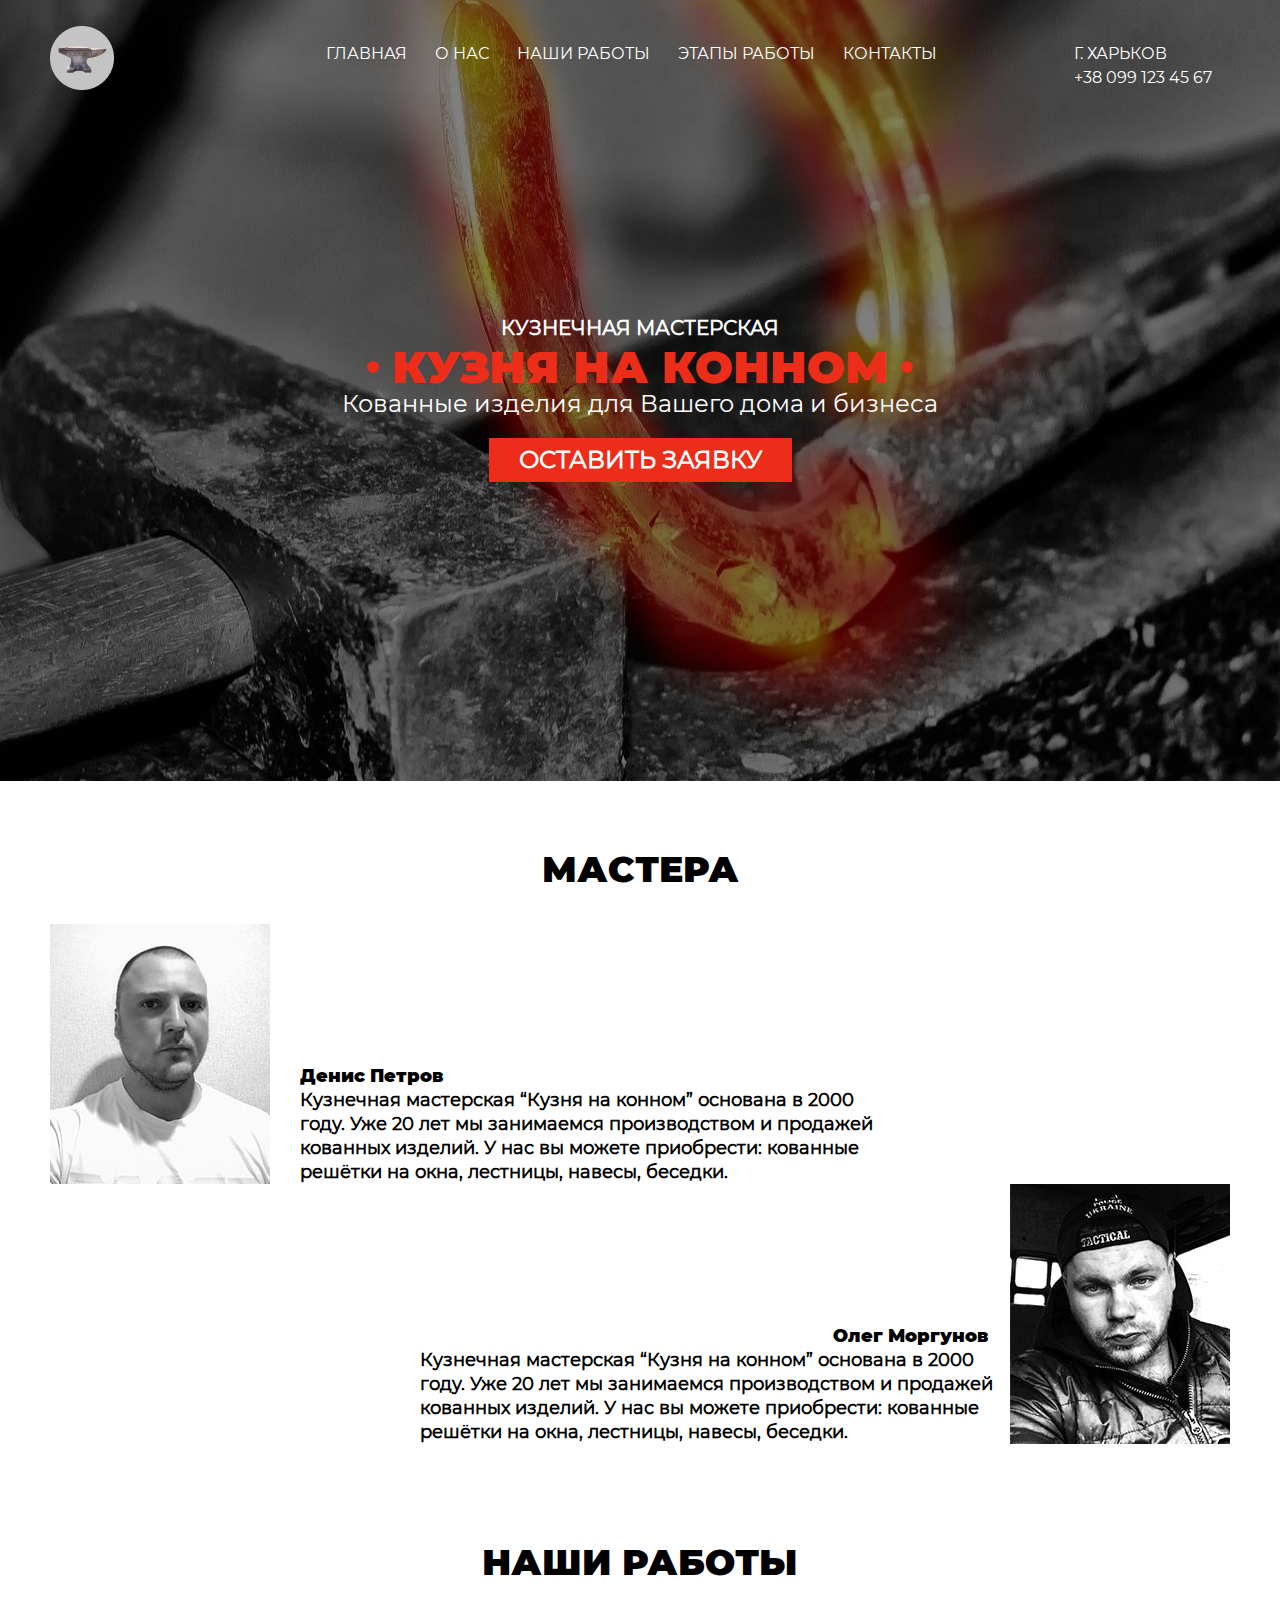
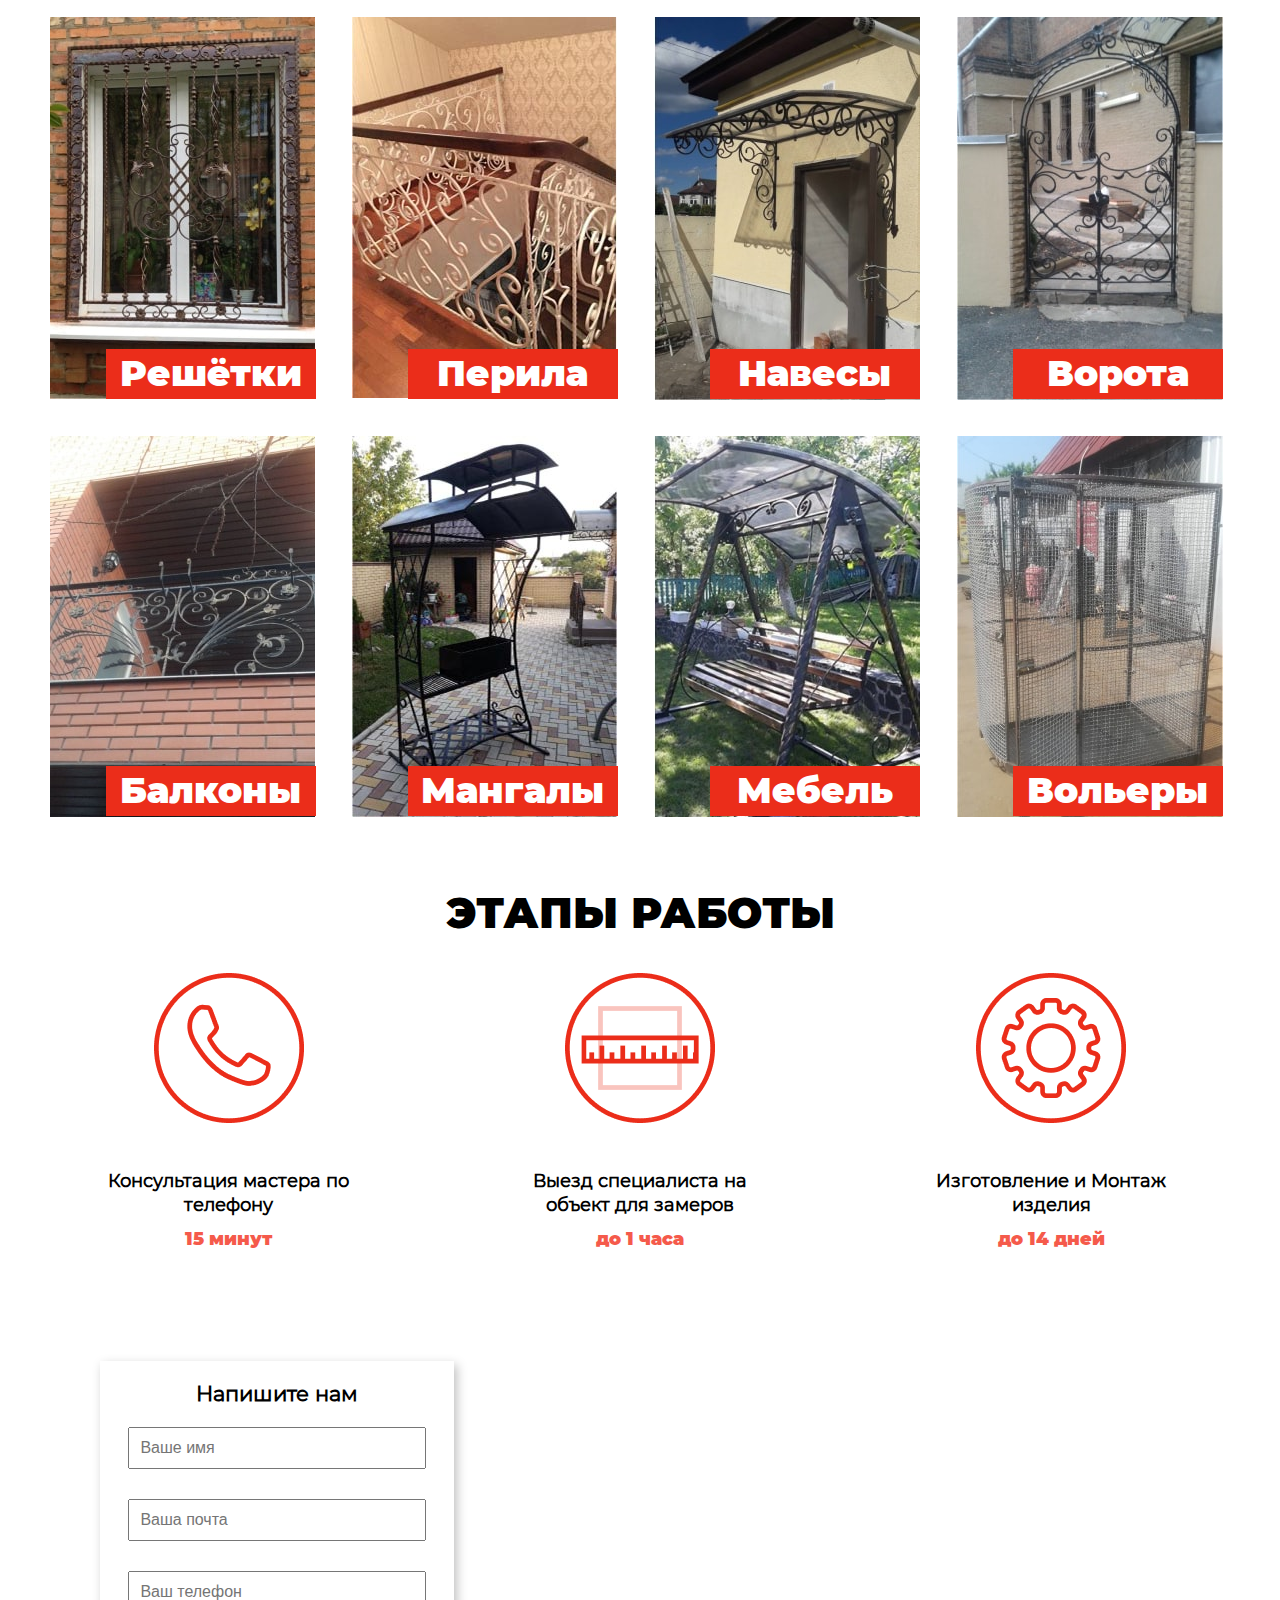
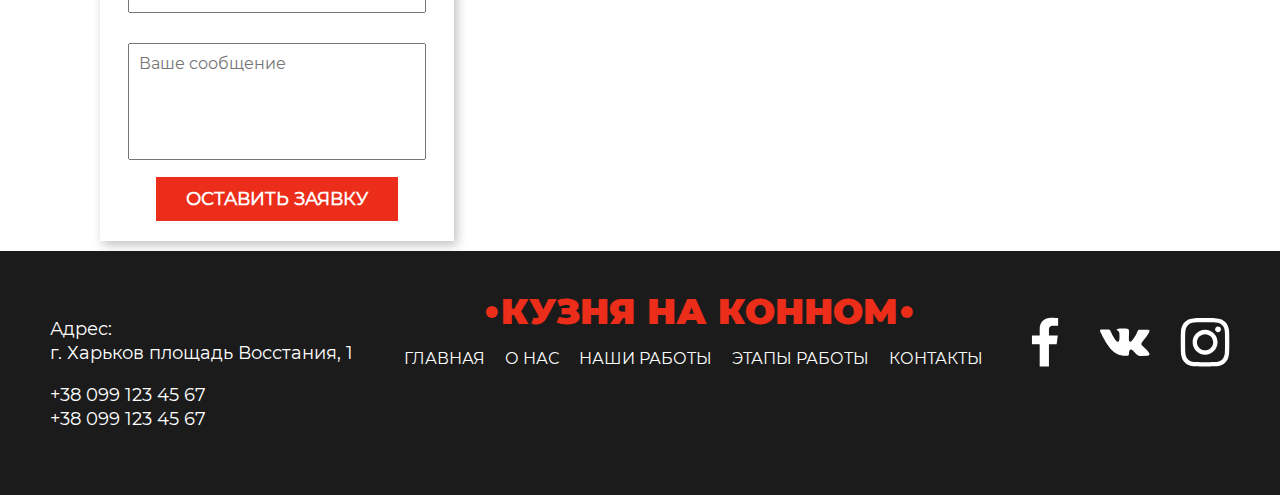
<file: index.html>
<!DOCTYPE html>
<html lang="ru">

<head>
  <meta charset="UTF-8" />
  <meta name="viewport" content="width=device-width, initial-scale=1.0" />
  <meta name="keywords" content="решетки на окна, кованые оконные решетки, кованные изделия Харьков" />
  <meta name="description"
    content="Производство решеток на окна, навесов, лестниц, перил, ворот в Харькове. Металлоконструкции и ковка." />
  <title>
    Кузня на конной - изготовление кованых изделий на заказ. Харьков, Украина
  </title>
  <link rel="stylesheet" href="css/style.css" />
</head>

<body>
  <header class="main-header">
    <nav class="main-navigation container">
      <a class="main-navigation--logo" href="index.html">
        <img src="img/main-logo.png" alt="Кузня на Конной" width="64" height="64" />
      </a>
      <button class="toggle-menu">Меню</button>

      <ul class="site-navigation__list">
        <li class="navigation__list-item">
          <a href="index.html">Главная</a>
        </li>
        <li class="navigation__list-item">
          <a href="about.html">О нас</a>
        </li>
        <li class="navigation__list-item">
          <a href="#">Наши работы</a>
        </li>
        <li class="navigation__list-item">
          <a href="#workStage">Этапы работы</a>
        </li>
        <li class="navigation__list-item">
          <a href="contacts.html">Контакты</a>
        </li>
      </ul>
      <ul class="site-address__list">
        <li class="address__list--item">
          <span>г. Харьков</span>
        </li>

        <li class="site-address__list--item">
          <a href="tel:+380991234567">+38 099 123 45 67</a>
        </li>
      </ul>
    </nav>
    <nav class="toggle-container">
      <ul class="togle-menu__list">
        <li class="togle-menu-item">
          <a href="index.html">Главная</a>
        </li>
        <li class="togle-menu-item">
          <a href="about.html">О нас</a>
        </li>
        <li class="togle-menu-item">
          <a href="#">Наши работы</a>
        </li>
        <li class="togle-menu-item">
          <a href="#workStage">Этапы работы</a>
        </li>
        <li class="togle-menu-item">
          <a href="contacts.html">Контакты</a>
        </li>
      </ul>
      <button class="toggle-close"></button>
    </nav>
    <section class="header-description">
      <h1>
        Кузнечная мастерская
      </h1>
      <span>Кузня на конном</span>
      <h2>Кованные изделия для Вашего дома и бизнеса</h2>
      <button class="button button-request">Оставить заявку</button>
    </section>
  </header>
  <!-- end header content -->

  <main class="main-content container">
    <section class="main-content__about">
      <div class="page-description">
        <span>Мастера</span>
      </div>
      <h3 class="visually-hidden">Мастера Кузни на Конной</h3>
      <div class="about-first">
        <img src="img/denis-photo.jpg" alt="Десниc Петров" width="220" height="260" />
        <p class="about-first__description">
          <span>Денис Петров</span> <br />
          Кузнечная мастерская “Кузня на конном” основана в 2000 году. Уже 20
          лет мы занимаемся производством и продажей кованных изделий. У нас
          вы можете приобрести: кованные решётки на окна, лестницы, навесы,
          беседки.
        </p>
      </div>
      <div class="about-second">
        <img src="img/oleg-photo.jpg" alt="Олег Моргунов" width="220" height="260" />

        <p class="about-second__description">
          <span>Олег Моргунов</span> <br />
          Кузнечная мастерская “Кузня на конном” основана в 2000 году. Уже 20
          лет мы занимаемся производством и продажей кованных изделий. У нас
          вы можете приобрести: кованные решётки на окна, лестницы, навесы,
          беседки.
        </p>
      </div>
    </section>

    <section class="catalog">
      <h3 class="visually-hidden">Каталог кованых изделий</h3>
      <div class="page-description">
        <span>Наши работы</span>
      </div>
      <ul class="catalog-list">
        <li class="catalog-list__item">
          <img src="img/window-grid.jpg" alt="Решётки" />
          <div class="description-box">
            <h3 class="catalog-list__item--description">Решётки</h3>
          </div>
          <div class="catalog-list__item--hover">
            <a class="catalog-button" href="windows_grid.html">Подробнее</a>
          </div>
        </li>
        <li class="catalog-list__item">
          <img src="img/railing.jpg" alt="Перила" />
          <div class="description-box">
            <h3 class="catalog-list__item--description">Перила</h3>
          </div>
          <div class="catalog-list__item--hover">
            <a class="catalog-button" href="grid.html">Подробнее</a>
          </div>
        </li>
        <li class="catalog-list__item">
          <img src="img/canopy.jpg" alt="Навесы" />
          <div class="description-box">
            <h3 class="catalog-list__item--description">Навесы</h3>
          </div>
          <div class="catalog-list__item--hover">
            <a class="catalog-button" href="grid.html">Подробнее</a>
          </div>
        </li>
        <li class="catalog-list__item">
          <img src="img/gate.jpg" alt="Ворота" />
          <div class="description-box">
            <h3 class="catalog-list__item--description">Ворота</h3>
          </div>
          <div class="catalog-list__item--hover">
            <a class="catalog-button" href="grid.html">Подробнее</a>
          </div>
        </li>
        <li class="catalog-list__item">
          <img src="img/balcony.jpg" alt="Балконы" />
          <div class="description-box">
            <h3 class="catalog-list__item--description">Балконы</h3>
          </div>
          <div class="catalog-list__item--hover">
            <a class="catalog-button" href="grid.html">Подробнее</a>
          </div>
        </li>
        <li class="catalog-list__item">
          <img src="img/barbecue.jpg" alt="Мангалы" />
          <div class="description-box">
            <h3 class="catalog-list__item--description">Мангалы</h3>
          </div>
          <div class="catalog-list__item--hover">
            <a class="catalog-button" href="grid.html">Подробнее</a>
          </div>
        </li>
        <li class="catalog-list__item">
          <img src="img/furniture.jpg" alt="Мебель" />
          <div class="description-box">
            <h3 class="catalog-list__item--description">Мебель</h3>
          </div>
          <div class="catalog-list__item--hover">
            <a class="catalog-button" href="grid.html">Подробнее</a>
          </div>
        </li>
        <li class="catalog-list__item">
          <img src="img/aviary.jpg" alt="Вольеры" />
          <div class="description-box">
            <h3 class="catalog-list__item--description">Вольеры</h3>
          </div>
          <div class="catalog-list__item--hover">
            <a class="catalog-button" href="grid.html">Подробнее</a>
          </div>
        </li>
      </ul>
    </section>
    <section id="workStage" class="work-stages container">
      <div class="page-description">
        <h3>Этапы работы</h3>
      </div>
      <ul class="work-stages__list">
        <li class="stages__list--item">
          <div class="list-item--box">
            <img src="img/phone-icon.png" alt="Консультация мастера" width="150" height="150" />
          </div>
          <p>Консультация мастера по телефону</p>
          <span>15 минут</span>
        </li>
        <li class="stages__list--item">
          <div class="list-item--box">
            <img src="img/ruler-icon.png" alt="Выезд специалиста на объект для замеров" />
          </div>
          <p>Выезд специалиста на объект для замеров</p>
          <span>до 1 часа</span>
        </li>
        <li class="stages__list--item">
          <div class="list-item--box">
            <img src="img/gear-icon.png" alt="Изготовление и Монтаж" />
          </div>
          <p>Изготовление и Монтаж изделия</p>
          <span>до 14 дней</span>
        </li>
      </ul>
    </section>
    <section class="contact-map">
      <iframe
        src="https://www.google.com/maps/embed?pb=!1m18!1m12!1m3!1d2565.151166461082!2d36.26161711571476!3d49.98977527941443!2m3!1f0!2f0!3f0!3m2!1i1024!2i768!4f13.1!3m3!1m2!1s0x4127a096dd0c7133%3A0x16044c91060e1024!2z0L_Qu9C-0YnQsNC00Ywg0JfQsNGJ0LjRgtC90LjQutC-0LIg0KPQutGA0LDQuNC90YssIDEsINCl0LDRgNGM0LrQvtCyLCDQpdCw0YDRjNC60L7QstGB0LrQsNGPINC-0LHQu9Cw0YHRgtGMLCA2MTAwMA!5e0!3m2!1sru!2sua!4v1594791420822!5m2!1sru!2sua"
        width="100%" height="500" frameborder="0" style="border: 0;" allowfullscreen="" aria-hidden="false"
        tabindex="0"></iframe>
      <div class="contact-form">
        <h3>Напишите нам</h3>
        <form class="main-form-map" action="send.php" method="POST">
          <label class="visually-hidden" for="name-map">Ваше имя</label>
          <input type="text" name="name" id="name-map" placeholder="Ваше имя" />

          <label class="visually-hidden" for="email-map">Ваша почта</label>
          <input type="email" name="email" id="email-map" placeholder="Ваша почта" />

          <label class="visually-hidden" for="phone">Ваш номер телефона</label>
          <input type="text" name="phone" id="phone-map" placeholder="Ваш телефон" />

          <label class="visually-hidden" for="name">Напишите сообщение</label>
          <textarea class="callback-message" name="message" id="message" cols="3" rows="5"
            placeholder="Ваше сообщение"></textarea>

          <button class="button button-submit" type="submit" name="button">
            оставить заявку
          </button>
        </form>
      </div>
    </section>
  </main>
  <!-- end main content -->

  <footer class="main-footer">
    <div class="container">
      <div class="footer-contact">
        <p>
          Адрес: <br />
          г. Харьков площадь Восстания, 1
        </p>
        <a href="tel:+380991234567">+38 099 123 45 67</a> <br />
        <a href="tel:+380991234567">+38 099 123 45 67</a>
      </div>
      <nav class="footer-navigation">
        <span>Кузня на конном</span>
        <ul class="footer-navigation__list">
          <li class="footer-navigation__list-item">
            <a href="index.html">Главная</a>
          </li>
          <li class="footer-navigation__list-item">
            <a href="about.html">О нас</a>
          </li>
          <li class="footer-navigation__list-item">
            <a href="#">Наши работы</a>
          </li>
          <li class="footer-navigation__list-item">
            <a href="#">Этапы работы</a>
          </li>
          <li class="footer-navigation__list-item">
            <a href="#">Контакты</a>
          </li>
        </ul>
      </nav>
      <div class="footer-social">
        <ul class="footer-social__list">

          <li class="social-list__item">
            <a class="social-list__item--link" href="#">
              <span class="visually-hidden">Facebook</span>
              <img src="img/fb-icon.svg" alt="facebook" width="50" height="50" />
            </a>
          </li>
          <li class="social-list__item">
            <a class="social-list__item--link" href="#">
              <span class="visually-hidden">Вконтакте</span>
              <img src="img/vk-icon.svg" alt="вконтакте" width="50" height="50" />
            </a>
          </li>
          <li class="social-list__item">
            <a class="social-list__item--link" href="#">
              <span class="visually-hidden">Instagram</span>
              <img src="img/insta-icon.svg" alt="instagram" width="50" height="50" />
            </a>
          </li>
        </ul>
      </div>
      <!-- <div class="author">
          <span>created</span>
          <a href="#">Simwebdev</a>
        </div> -->
    </div>
  </footer>
  <!-- end footer content -->
  <section class="popup">
    <h2>Оставить заявку</h2>
    <form class="main-form" action="send.php" method="POST">
      <label class="visually-hidden" for="name">Ваше имя</label>
      <input type="text" name="name" id="name" placeholder="Ваше имя" />

      <label class="visually-hidden" for="email">Ваша почта</label>
      <input type="email" name="email" id="email" placeholder="Ваша почта" />

      <label class="visually-hidden" for="phone">Ваш номер телефона</label>
      <input type="text" name="phone" id="phone" placeholder="Ваш телефон" />

      <label class="visually-hidden" for="name">Напишите сообщение</label>
      <textarea class="callback-message" name="message" id="message" cols="3" rows="5"
        placeholder="Ваше сообщение"></textarea>

      <button class="button button-submit" type="submit" name="button">
        Отправить
      </button>
      <button class="modal-close" type="button">Закрыть</button>
    </form>
  </section>
  <div class="black-wrapper"></div>
  <script src="js/script.js"></script>
</body>

</html>
</file>
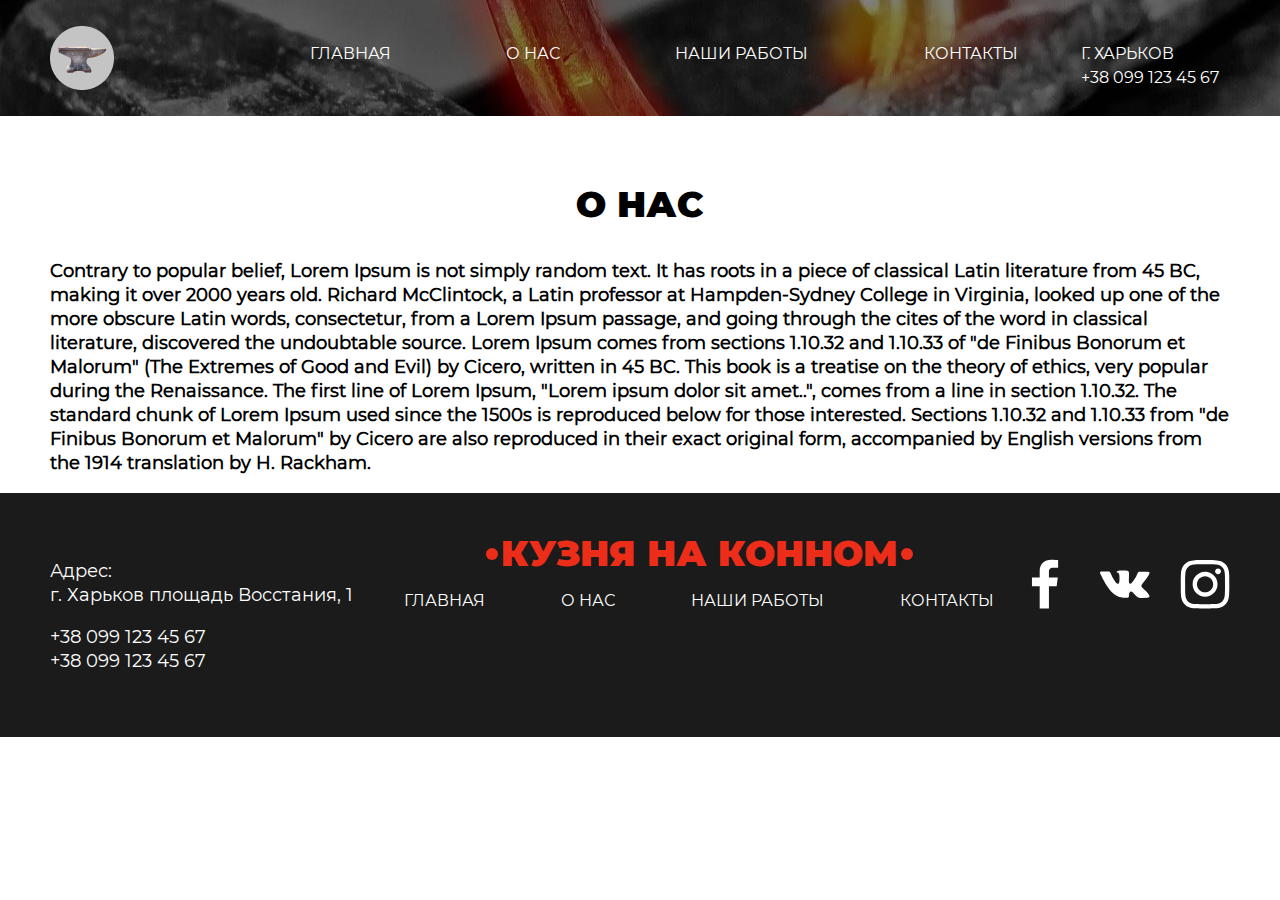
<file: about.html>
<!DOCTYPE html>
<html lang="ru">
  <head>
    <meta charset="UTF-8" />
    <meta name="viewport" content="width=device-width, initial-scale=1.0" />
    <meta
      name="keywords"
      content="решетки на окна, кованые оконные решетки, кованные изделия Харьков"
    />
    <meta
      name="description"
      content="Производство решеток на окна, навесов, лестниц, перил, ворот в Харькове. Металлоконструкции и ковка."
    />
    <title>
      Кузня на конной - изготовление кованых изделий на заказ. Харьков, Украина
    </title>
    <link rel="stylesheet" href="css/style.css" />
  </head>

  <body>
    <header class="main-header">
      <nav class="main-navigation container inner-page">
        <a class="main-navigation--logo" href="index.html">
          <img
            src="img/main-logo.png"
            alt="Кузня на Конной"
            width="64"
            height="64"
          />
        </a>
        <button class="toggle-menu">Меню</button>

        <ul class="site-navigation__list inner-page">
          <li class="navigation__list-item">
            <a href="index.html">Главная</a>
          </li>
          <li class="navigation__list-item">
            <a href="about.html">О нас</a>
          </li>
          <li class="navigation__list-item">
            <a href="#">Наши работы</a>
          </li>

          <li class="navigation__list-item">
            <a href="contacts.html">Контакты</a>
          </li>
        </ul>
        <ul class="site-address__list">
          <li class="address__list--item">
            <span>г. Харьков</span>
          </li>

          <li class="site-address__list--item">
            <a href="tel:+380991234567">+38 099 123 45 67</a>
          </li>
        </ul>
      </nav>
      <nav class="toggle-container">
        <ul class="togle-menu__list">
          <li class="togle-menu-item">
            <a href="index.html">Главная</a>
          </li>
          <li class="togle-menu-item">
            <a href="about.html">О нас</a>
          </li>
          <li class="togle-menu-item">
            <a href="#">Наши работы</a>
          </li>
          <li class="togle-menu-item">
            <a href="contacts.html">Контакты</a>
          </li>
        </ul>
        <button class="toggle-close"></button>
      </nav>
    </header>
    <!-- end header content -->

    <main class="about-page-content">
      <section class="about-description container">
        <h1 class="page-description">О нас</h1>
        <p class="about-information">
          Contrary to popular belief, Lorem Ipsum is not simply random text. It
          has roots in a piece of classical Latin literature from 45 BC, making
          it over 2000 years old. Richard McClintock, a Latin professor at
          Hampden-Sydney College in Virginia, looked up one of the more obscure
          Latin words, consectetur, from a Lorem Ipsum passage, and going
          through the cites of the word in classical literature, discovered the
          undoubtable source. Lorem Ipsum comes from sections 1.10.32 and
          1.10.33 of "de Finibus Bonorum et Malorum" (The Extremes of Good and
          Evil) by Cicero, written in 45 BC. This book is a treatise on the
          theory of ethics, very popular during the Renaissance. The first line
          of Lorem Ipsum, "Lorem ipsum dolor sit amet..", comes from a line in
          section 1.10.32. The standard chunk of Lorem Ipsum used since the
          1500s is reproduced below for those interested. Sections 1.10.32 and
          1.10.33 from "de Finibus Bonorum et Malorum" by Cicero are also
          reproduced in their exact original form, accompanied by English
          versions from the 1914 translation by H. Rackham.
        </p>
      </section>
    </main>
    <footer class="main-footer">
      <div class="container">
        <div class="footer-contact">
          <p>
            Адрес: <br />
            г. Харьков площадь Восстания, 1
          </p>
          <a href="tel:+380991234567">+38 099 123 45 67</a> <br />
          <a href="tel:+380991234567">+38 099 123 45 67</a>
        </div>
        <nav class="footer-navigation">
          <span>Кузня на конном</span>
          <ul class="footer-navigation__list inner-page">
            <li class="footer-navigation__list-item">
              <a href="index.html">Главная</a>
            </li>
            <li class="footer-navigation__list-item">
              <a href="about.html">О нас</a>
            </li>
            <li class="footer-navigation__list-item">
              <a href="#">Наши работы</a>
            </li>
            <li class="footer-navigation__list-item">
              <a href="contacts.html">Контакты</a>
            </li>
          </ul>
        </nav>
        <div class="footer-social">
          <ul class="footer-social__list">
            <li class="social-list__item">
              <a class="social-list__item--link" href="#">
                <span class="visually-hidden">Facebook</span>
                <img
                  src="img/fb-icon.svg"
                  alt="facebook"
                  width="50"
                  height="50"
                />
              </a>
            </li>
            <li class="social-list__item">
              <a class="social-list__item--link" href="#">
                <span class="visually-hidden">Вконтакте</span>
                <img
                  src="img/vk-icon.svg"
                  alt="вконтакте"
                  width="50"
                  height="50"
                />
              </a>
            </li>
            <li class="social-list__item">
              <a class="social-list__item--link" href="#">
                <span class="visually-hidden">Instagram</span>
                <img
                  src="img/insta-icon.svg"
                  alt="instagram"
                  width="50"
                  height="50"
                />
              </a>
            </li>
          </ul>
        </div>
        <!-- <div class="author">
          <span>created</span>
          <a href="#">Simwebdev</a>
        </div> -->
      </div>
    </footer>
    <!-- end footer content -->
    <section class="popup">
      <h2>Оставить заявку</h2>
      <form class="main-form" action="send.php" method="POST">
        <label class="visually-hidden" for="name">Ваше имя</label>
        <input type="text" name="name" id="name" placeholder="Ваше имя" />

        <label class="visually-hidden" for="email">Ваша почта</label>
        <input type="email" name="email" id="email" placeholder="Ваша почта" />

        <label class="visually-hidden" for="phone">Ваш номер телефона</label>
        <input type="text" name="phone" id="phone" placeholder="Ваш телефон" />

        <button class="button button-submit" type="submit" name="button">
          Отправить
        </button>
        <button class="modal-close" type="button">Закрыть</button>
      </form>
    </section>
    <div class="black-wrapper"></div>
    <script src="js/script.js"></script>
  </body>
</html>
</file>
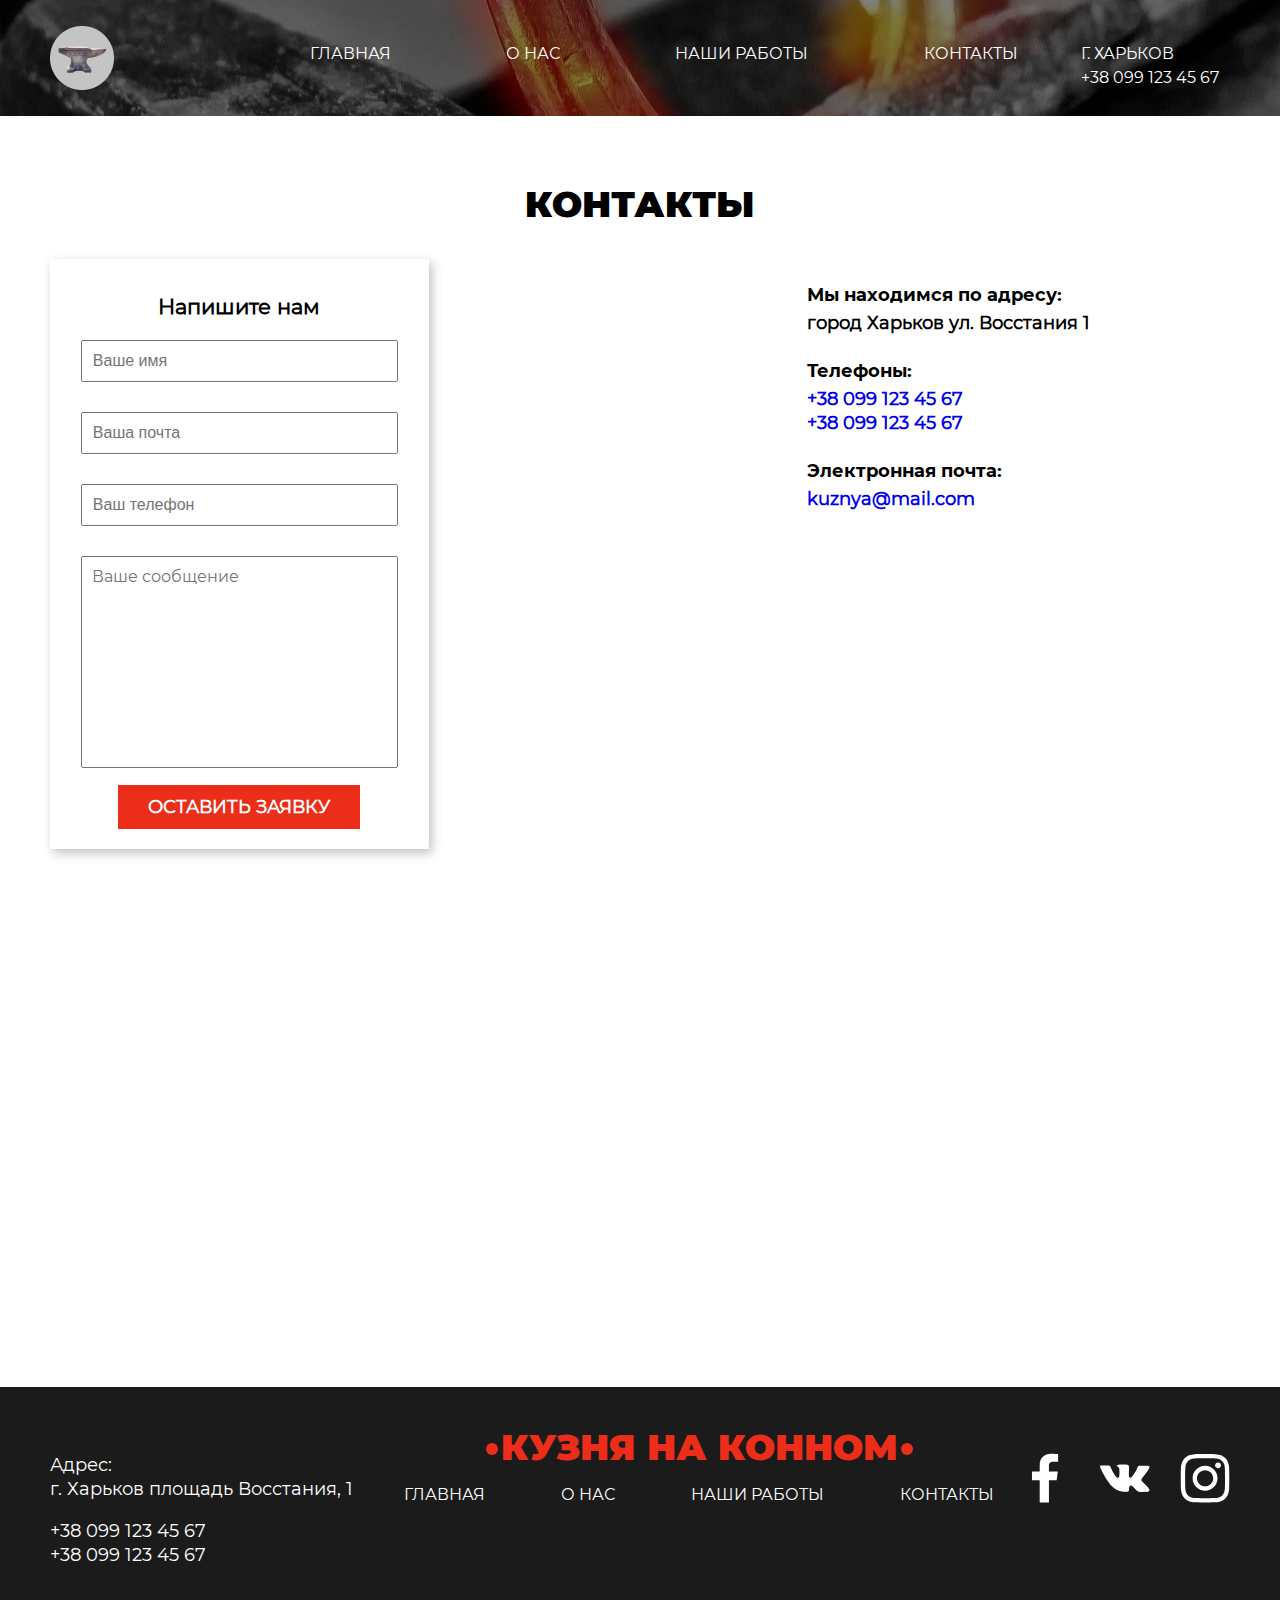
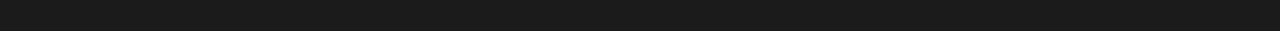
<file: contacts.html>
<!DOCTYPE html>
<html lang="ru">

<head>
    <meta charset="UTF-8" />
    <meta name="viewport" content="width=device-width, initial-scale=1.0" />
    <meta name="keywords" content="решетки на окна, кованые оконные решетки, кованные изделия Харьков" />
    <meta name="description"
        content="Производство решеток на окна, навесов, лестниц, перил, ворот в Харькове. Металлоконструкции и ковка." />
    <title>
        Кузня на конной - изготовление кованых изделий на заказ. Харьков, Украина
    </title>
    <link rel="stylesheet" href="css/style.css" />
</head>

<body>
    <header class="main-header">
        <nav class="main-navigation container inner-page">
            <a class="main-navigation--logo" href="index.html">
                <img src="img/main-logo.png" alt="Кузня на Конной" width="64" height="64" />
            </a>
            <button class="toggle-menu">Меню</button>

            <ul class="site-navigation__list inner-page">
                <li class="navigation__list-item">
                    <a href="index.html">Главная</a>
                </li>
                <li class="navigation__list-item">
                    <a href="about.html">О нас</a>
                </li>
                <li class="navigation__list-item">
                    <a href="#">Наши работы</a>
                </li>

                <li class="navigation__list-item">
                    <a href="#">Контакты</a>
                </li>
            </ul>
            <ul class="site-address__list">
                <li class="address__list--item">
                    <span>г. Харьков</span>
                </li>

                <li class="site-address__list--item">
                    <a href="tel:+380991234567">+38 099 123 45 67</a>
                </li>
            </ul>
        </nav>
        <nav class="toggle-container">
            <ul class="togle-menu__list">
                <li class="togle-menu-item">
                    <a href="index.html">Главная</a>
                </li>
                <li class="togle-menu-item">
                    <a href="about.html">О нас</a>
                </li>
                <li class="togle-menu-item">
                    <a href="#">Наши работы</a>
                </li>
                <li class="togle-menu-item">
                    <a href="contacts.html">Контакты</a>
                </li>
            </ul>
            <button class="toggle-close"></button>
        </nav>
    </header>
    <!-- end header content -->
    <main class="contact">
        <h1 class="page-description">Контакты</h1>
        <div class="contact-container container">
            <section class="contact-form-info ">

                <div class="contact-form  inner-page">
                    <h3>Напишите нам</h3>
                    <form class="main-form-map" action="send.php" method="POST">
                        <label class="visually-hidden" for="name-map">Ваше имя</label>
                        <input type="text" name="name" id="name-map" placeholder="Ваше имя" />

                        <label class="visually-hidden" for="email-map">Ваша почта</label>
                        <input type="email" name="email" id="email-map" placeholder="Ваша почта" />

                        <label class="visually-hidden" for="phone">Ваш номер телефона</label>
                        <input type="text" name="phone" id="phone-map" placeholder="Ваш телефон" />

                        <label class="visually-hidden" for="name">Напишите сообщение</label>
                        <textarea class="callback-message" name="message" id="message" cols="10" rows="10"
                            placeholder="Ваше сообщение"></textarea>

                        <button class="button button-submit" type="submit" name="button">
                            оставить заявку
                        </button>
                    </form>
                </div>

            </section>
            <section class="contact-information">
                <div class="contact-address">
                    <h4>Мы находимся по адресу:</h4>
                    <p>город Харьков ул. Восстания 1</p>
                </div>
                <div class="contact-phone">
                    <h4>Телефоны:</h4>
                    <p>
                        <a href="tel:+380991234567">+38 099 123 45 67</a> <br />
                        <a href="tel:+380991234567">+38 099 123 45 67</a>
                    </p>
                </div>
                <div class="contact-email">
                    <h4>Электронная почта:</h4>
                    <p><a href="mailto:kuznya@mail.com">kuznya@mail.com</a></p>
                </div>
            </section>
        </div>
        <section class="contact-map container">
            <iframe
                src="https://www.google.com/maps/embed?pb=!1m18!1m12!1m3!1d2565.151166461082!2d36.26161711571476!3d49.98977527941443!2m3!1f0!2f0!3f0!3m2!1i1024!2i768!4f13.1!3m3!1m2!1s0x4127a096dd0c7133%3A0x16044c91060e1024!2z0L_Qu9C-0YnQsNC00Ywg0JfQsNGJ0LjRgtC90LjQutC-0LIg0KPQutGA0LDQuNC90YssIDEsINCl0LDRgNGM0LrQvtCyLCDQpdCw0YDRjNC60L7QstGB0LrQsNGPINC-0LHQu9Cw0YHRgtGMLCA2MTAwMA!5e0!3m2!1sru!2sua!4v1594791420822!5m2!1sru!2sua"
                width="100%" height="500" frameborder="0" style="border: 0;" allowfullscreen="" aria-hidden="false"
                tabindex="0"></iframe>
        </section>
    </main>
    <!-- end main content -->

    <footer class="main-footer">
        <div class="container">
            <div class="footer-contact">
                <p>
                    Адрес: <br />
                    г. Харьков площадь Восстания, 1
                </p>
                <a href="tel:+380991234567">+38 099 123 45 67</a> <br />
                <a href="tel:+380991234567">+38 099 123 45 67</a>
            </div>
            <nav class="footer-navigation">
                <span>Кузня на конном</span>
                <ul class="footer-navigation__list  inner-page">
                    <li class="footer-navigation__list-item">
                        <a href="index.html">Главная</a>
                    </li>
                    <li class="footer-navigation__list-item">
                        <a href="about.html">О нас</a>
                    </li>
                    <li class="footer-navigation__list-item">
                        <a href="#">Наши работы</a>
                    </li>
                    <li class="footer-navigation__list-item">
                        <a href="contacts.html">Контакты</a>
                    </li>
                </ul>
            </nav>
            <div class="footer-social">
                <ul class="footer-social__list">

                    <li class="social-list__item">
                        <a class="social-list__item--link" href="#">
                            <span class="visually-hidden">Facebook</span>
                            <img src="img/fb-icon.svg" alt="facebook" width="50" height="50" />
                        </a>
                    </li>
                    <li class="social-list__item">
                        <a class="social-list__item--link" href="#">
                            <span class="visually-hidden">Вконтакте</span>
                            <img src="img/vk-icon.svg" alt="вконтакте" width="50" height="50" />
                        </a>
                    </li>
                    <li class="social-list__item">
                        <a class="social-list__item--link" href="#">
                            <span class="visually-hidden">Instagram</span>
                            <img src="img/insta-icon.svg" alt="instagram" width="50" height="50" />
                        </a>
                    </li>
                </ul>
            </div>
            <!-- <div class="author">
          <span>created</span>
          <a href="#">Simwebdev</a>
        </div> -->
        </div>
    </footer>
    <!-- end footer content -->
    <section class="popup">
        <h2>Оставить заявку</h2>
        <form class="main-form" action="send.php" method="POST">
            <label class="visually-hidden" for="name">Ваше имя</label>
            <input type="text" name="name" id="name" placeholder="Ваше имя" />

            <label class="visually-hidden" for="email">Ваша почта</label>
            <input type="email" name="email" id="email" placeholder="Ваша почта" />

            <label class="visually-hidden" for="phone">Ваш номер телефона</label>
            <input type="text" name="phone" id="phone" placeholder="Ваш телефон" />

            <button class="button button-submit" type="submit" name="button">
                Отправить
            </button>
            <button class="modal-close" type="button">Закрыть</button>
        </form>
    </section>
    <div class="black-wrapper"></div>
    <script src="js/script.js"></script>
</body>
</file>
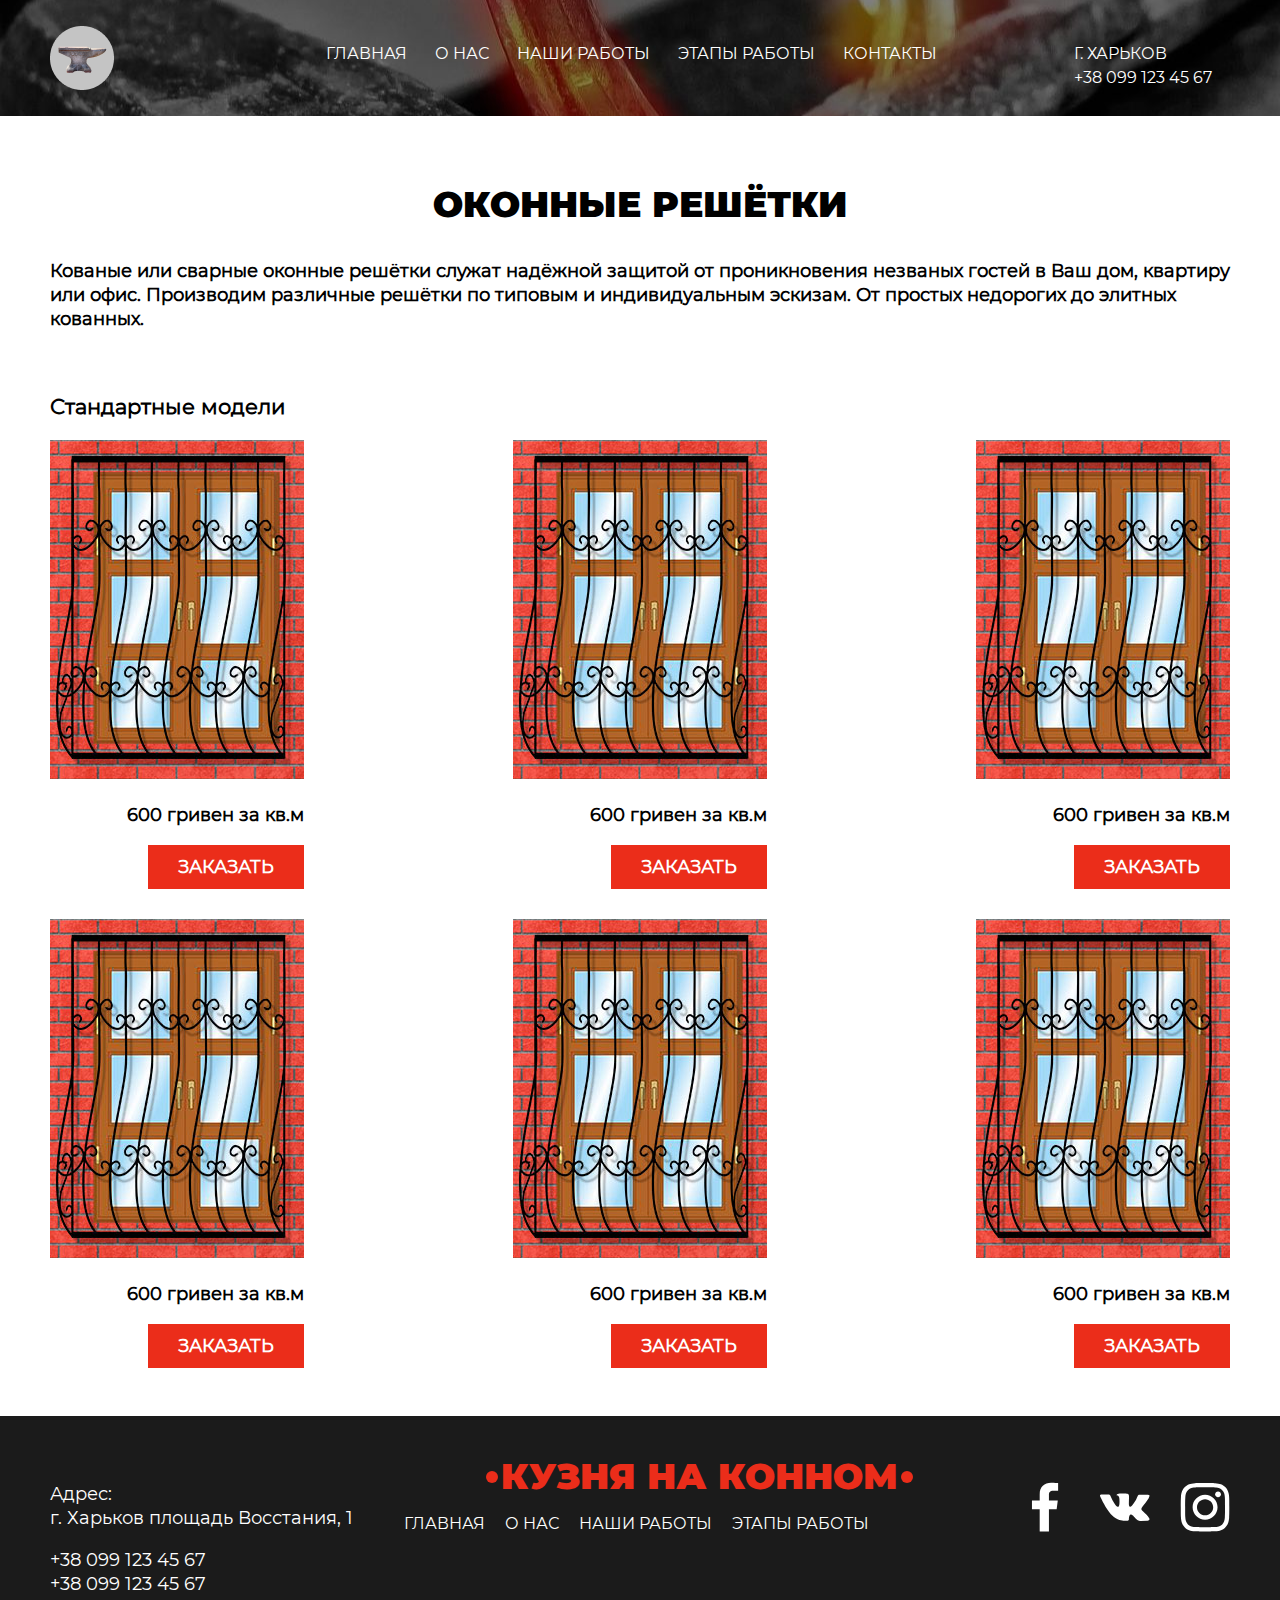
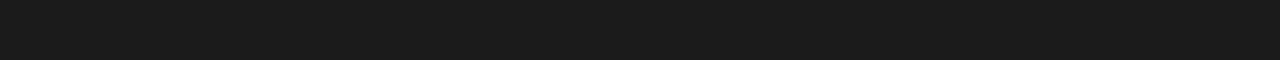
<file: windows_grid.html>
<!DOCTYPE html>
<html lang="ru">

<head>
    <meta charset="UTF-8" />
    <meta name="viewport" content="width=device-width, initial-scale=1.0" />
    <meta name="keywords" content="решетки на окна, кованые оконные решетки, кованные изделия Харьков" />
    <meta name="description"
        content="Производство решеток на окна, навесов, лестниц, перил, ворот в Харькове. Металлоконструкции и ковка." />
    <title>
        Кузня на конной - изготовление кованых изделий на заказ. Харьков, Украина
    </title>
    <link rel="stylesheet" href="css/style.css" />
</head>

<body>
    <header class="main-header">
        <nav class="main-navigation container inner-page">
            <a class="main-navigation--logo" href="index.html">
                <img src="img/main-logo.png" alt="Кузня на Конной" width="64" height="64" />
            </a>
            <button class="toggle-menu">Меню</button>

            <ul class="site-navigation__list">
                <li class="navigation__list-item">
                    <a href="index.html">Главная</a>
                </li>
                <li class="navigation__list-item">
                    <a href="about.html">О нас</a>
                </li>
                <li class="navigation__list-item">
                    <a href="#">Наши работы</a>
                </li>
                <li class="navigation__list-item">
                    <a href="#">Этапы работы</a>
                </li>
                <li class="navigation__list-item">
                    <a href="#">Контакты</a>
                </li>
            </ul>
            <ul class="site-address__list">
                <li class="address__list--item">
                    <span>г. Харьков</span>
                </li>

                <li class="site-address__list--item">
                    <a href="tel:+380991234567">+38 099 123 45 67</a>
                </li>
            </ul>
        </nav>
        <nav class="toggle-container">
            <ul class="togle-menu__list">
                <li class="togle-menu-item">
                    <a href="index.html">Главная</a>
                </li>
                <li class="togle-menu-item">
                    <a href="about.html">О нас</a>
                </li>
                <li class="togle-menu-item">
                    <a href="#">Наши работы</a>
                </li>
                <li class="togle-menu-item">
                    <a href="#">Этапы работы</a>
                </li>
                <li class="togle-menu-item">
                    <a href="#">Контакты</a>
                </li>
            </ul>
            <button class="toggle-close"></button>
        </nav>

    </header>
    <!-- end header content -->


    <main class="catalog-page__grid">
        <section class="catalog-page-description container">
            <h1 class="page-description">Оконные решётки</h1>
            <p class="catalog-information">Кованые или сварные оконные решётки служат надёжной защитой от проникновения
                незваных гостей в Ваш дом, квартиру или офис.
                Производим различные решётки по типовым и индивидуальным эскизам. От простых недорогих до элитных
                кованных.
            </p>
        </section>
        <section class="catalog container">
            <h3>Стандартные модели</h3>

            <ul class="catalog-list inner-page">
                <li class="catalog-list__item inner-page">
                    <img src="img/grid_one.jpg" alt="Решётки" />
                    <p class="catelog-price">600 гривен за кв.м
                    </p>
                    <button class="catalog-request button">Заказать</button>
                </li>

                <li class="catalog-list__item inner-page">
                    <img src="img/grid_one.jpg" alt="Решётки" />
                    <p class="catelog-price">600 гривен за кв.м
                    </p>
                    <button class="catalog-request button">Заказать</button>
                </li>

                <li class="catalog-list__item inner-page">
                    <img src="img/grid_one.jpg" alt="Решётки" />
                    <p class="catelog-price">600 гривен за кв.м
                    </p>
                    <button class="catalog-request button">Заказать</button>
                </li>
                <li class="catalog-list__item inner-page">
                    <img src="img/grid_one.jpg" alt="Решётки" />
                    <p class="catelog-price">600 гривен за кв.м
                    </p>
                    <button class="catalog-request button">Заказать</button>
                </li>

                <li class="catalog-list__item inner-page">
                    <img src="img/grid_one.jpg" alt="Решётки" />
                    <p class="catelog-price">600 гривен за кв.м
                    </p>
                    <button class="catalog-request button">Заказать</button>
                </li>

                <li class="catalog-list__item inner-page">
                    <img src="img/grid_one.jpg" alt="Решётки" />
                    <p class="catelog-price">600 гривен за кв.м
                    </p>
                    <button class="catalog-request button">Заказать</button>
                </li>

            </ul>
        </section>
    </main>


    <footer class="main-footer">
        <div class="container">
            <div class="footer-contact">
                <p>
                    Адрес: <br />
                    г. Харьков площадь Восстания, 1
                </p>
                <a href="tel:+380991234567">+38 099 123 45 67</a> <br />
                <a href="tel:+380991234567">+38 099 123 45 67</a>
            </div>
            <nav class="footer-navigation">
                <span>Кузня на конном</span>
                <ul class="footer-navigation__list">
                    <li class="footer-navigation__list-item">
                        <a href="index.html">Главная</a>
                    </li>
                    <li class="footer-navigation__list-item">
                        <a href="about.html">О нас</a>
                    </li>
                    <li class="footer-navigation__list-item">
                        <a href="#">Наши работы</a>
                    </li>
                    <li class="footer-navigation__list-item">
                        <a href="#">Этапы работы</a>
                    </li>
                </ul>
            </nav>
            <div class="footer-social">
                <ul class="footer-social__list">

                    <li class="social-list__item">
                        <a class="social-list__item--link" href="#">
                            <span class="visually-hidden">Facebook</span>
                            <img src="img/fb-icon.svg" alt="facebook" width="50" height="50" />
                        </a>
                    </li>
                    <li class="social-list__item">
                        <a class="social-list__item--link" href="#">
                            <span class="visually-hidden">Вконтакте</span>
                            <img src="img/vk-icon.svg" alt="вконтакте" width="50" height="50" />
                        </a>
                    </li>
                    <li class="social-list__item">
                        <a class="social-list__item--link" href="#">
                            <span class="visually-hidden">Instagram</span>
                            <img src="img/insta-icon.svg" alt="instagram" width="50" height="50" />
                        </a>
                    </li>
                </ul>
            </div>
            <!-- <div class="author">
          <span>created</span>
          <a href="#">Simwebdev</a>
        </div> -->
        </div>
    </footer>
    <!-- end footer content -->
    <section class="popup">
        <h2>Оставить заявку</h2>
        <form class="main-form" action="send.php" method="POST">
            <label class="visually-hidden" for="name">Ваше имя</label>
            <input type="text" name="name" id="name" placeholder="Ваше имя" />

            <label class="visually-hidden" for="email">Ваша почта</label>
            <input type="email" name="email" id="email" placeholder="Ваша почта" />

            <label class="visually-hidden" for="phone">Ваш номер телефона</label>
            <input type="text" name="phone" id="phone" placeholder="Ваш телефон" />

            <button class="button button-submit" type="submit" name="button">
                Отправить
            </button>
            <button class="modal-close" type="button">Закрыть</button>
        </form>
    </section>
    <div class="black-wrapper"></div>
    <script src="js/script.js"></script>
</body>

</html>
</file>
<file: css/style.css>
@font-face {
  font-family: "Montserrat-Regular";
  src: url("/font/Montserrat-Regular.woff") format("woff");
  font-weight: normal;
  font-weight: normal;
  font-weight: normal;
  font-style: normal;
}

@font-face {
  font-family: "Montserrat-Bold";
  src: url("/font/Montserrat-Bold.woff") format("woff");
  font-weight: normal;
  font-style: normal;
}

@font-face {
  font-family: "Montserrat-Black";
  src: url("/font/Montserrat-Black.woff") format("woff");
  font-weight: normal;
  font-style: normal;
}

/* main style */
body {
  font-family: "Montserrat-Regular", Arial, sans-serif;
  font-size: 18px;
  line-height: 24px;
  font-weight: 700;
  color: #000000;
  margin: 0;
}

ul {
  list-style: none;
}

a {
  text-decoration: none;
}

textarea {
  resize: none;
}

.button {
  display: inline-block;
  padding: 10px 30px;
  margin-right: 16px;
  font: inherit;
  text-align: center;
  color: #ffffff;
  vertical-align: middle;
  text-transform: uppercase;
  background-color: #eb2d1a;
  border: none;
  cursor: pointer;
  margin: 0;
}

.button:hover,
.button:focus,
.button:active {
  background-color: #f55a4b;
}

.visually-hidden:not(:focus):not(:active),
input[type="checkbox"].visually-hidden,
input[type="radio"].visually-hidden {
  position: absolute;
  width: 1px;
  height: 1px;
  margin: -1px;
  border: 0;
  padding: 0;
  white-space: nowrap;
  clip-path: inset(100%);
  clip: rect(0 0 0 0);
  overflow: hidden;
}

.container {
  max-width: 1180px;
  margin: 0 auto;
}

.page-description {
  font-family: "Montserrat-Black";
  font-size: 36px;
  line-height: 36px;
  text-transform: uppercase;
  text-align: center;
  margin-bottom: 37px;
}

/* header style */
.main-header {
  background-image: url("/img/background-header.jpg");
  background-repeat: no-repeat;
  background-position: center;
  color: #ffffff;
  margin-bottom: 70px;
  width: 100%;
}

.main-header a {
  color: #ffffff;
}

.main-navigation {
  font-family: "Montserrat-Regular";
  font-weight: 700;
  display: flex;
  margin-bottom: 200px;
  padding-top: 2%;
}

.main-navigation--logo {
  width: 20%;
  margin-bottom: 20px;
}

.site-navigation__list {
  display: flex;
  font-size: 16px;
  text-transform: uppercase;
  font-weight: 200;
  width: 60%;
}

.navigation__list-item {
  margin-right: 28px;
}

.navigation__list-item:last-child {
  margin-right: 0;
}

.toggle-menu {
  font-family: "Montserrat-Black";
  display: none;
}

.site-address__list {
  font-size: 16px;
  text-transform: uppercase;
  font-weight: 200;
}

.header-description {
  text-align: center;
}

.header-description h1 {
  font-family: "Montserrat-Regular";
  font-size: 20px;
  text-transform: uppercase;
  font-weight: 700;
  line-height: 24px;
  margin: 0;
  margin-bottom: 15px;
}

.header-description span {
  position: relative;
  font-family: "Montserrat-Black";
  font-size: 45px;
  text-transform: uppercase;
  color: #eb2d1a;
}

.header-description span::after,
.header-description span::before {
  position: absolute;
  content: "";
  width: 12px;
  height: 12px;
  background-color: #eb2d1a;
  border-radius: 50%;
}

.header-description span::after {
  right: -5%;
  top: 40%;
}

.header-description span::before {
  left: -5%;
  top: 40%;
}

.header-description h2 {
  font-family: "Montserrat-Regular";
  font-weight: 500;
  font-size: 24px;
  line-height: 29px;
  margin: 0;
  margin-bottom: 20px;
}

.button-request {
  font-size: 24px;
  margin-bottom: 299px;
}

/* about style */
.main-content__about {
  margin-bottom: 100px;
  font-family: "Montserrat-Regular";
}

.main-content__about span {
  font-family: "Montserrat-Black";
}

.about-first {
  display: flex;
}

.about-first__description {
  width: 50%;
  padding-left: 30px;
  padding-top: 140px;
  margin: 0;
}

.about-second {
  display: flex;
  flex-direction: row-reverse;
}

.about-second__description {
  width: 50%;
  padding-left: 30px;
  padding-top: 140px;
  margin: 0;
}

.about-second__description span {
  padding-left: 70%;
}

/* catalog style */
.catalog-list {
  display: flex;
  flex-wrap: wrap;
  padding-left: 0;
}

.catalog-list__item {
  position: relative;
  margin-right: 37px;
  margin-bottom: 30px;
}

.catalog-list__item:nth-child(4),
.catalog-list__item:nth-child(8) {
  margin-right: 0;
}

.description-box {
  position: absolute;
  content: "";
  width: 210px;
  height: 50px;

  background-color: #eb2d1a;
  left: 21%;
  top: 85.4%;
  text-align: center;
}

.catalog-list__item--description {
  margin: 0;
  font-family: "Montserrat-Black";
  font-size: 36px;
  color: #ffffff;
  margin-top: 12px;
}

.catalog-list__item .catalog-list__item--hover {
  position: absolute;
  display: none;
  bottom: 5px;
  left: 0;
  width: 100%;

  background-color: rgba(0, 0, 0, 0.5);
  vertical-align: baseline;
}

.catalog-list__item:hover .catalog-list__item--hover {
  display: block;
  height: 99%;
  background-color: rgba(0, 0, 0, 0.5);
}

.catalog-button {
  position: relative;
  left: 15%;

  margin-top: 60%;
  display: inline-block;
  padding: 10px 30px;
  margin-right: 16px;
  font: inherit;
  text-align: center;
  color: #ffffff;
  vertical-align: middle;
  text-transform: uppercase;
  border: 1px solid #ffffff;
  cursor: pointer;
}

/* work-stages style */
.work-stages {
  width: 100%;
  margin: 0 auto;
  margin-bottom: 100px;
}

.work-stages__list {
  display: flex;
  flex-wrap: wrap;

  align-items: center;
  justify-content: center;
  text-align: center;
  padding-left: 0;
}

.work-stages__list li:last-child {
  margin-right: 0;
}

.stages__list--item {
  text-align: center;
  margin-right: 140px;

  width: 23%;
}

.list-item--box {
  margin-bottom: 20px;
}

.stages__list--item img {
  margin-bottom: 20px;
}

.stages__list--item p {
  width: 100%;
  font-size: 18px;
  margin: 0;
  margin-bottom: 10px;
}

.stages__list--item span {
  font-family: "Montserrat-Black";
  color: #f55a4b;
}

/* contact-map style */

.contact-map {
  position: relative;

  height: 500px;
  width: 100%;
}

.contact-form {
  background-color: #ffffff;
  width: 30%;
  box-shadow: 3px 4px 10px rgba(0, 0, 0, 0.25);
  position: absolute;
  top: 2%;
  left: 50px;
  text-align: center;
}

.contact-form input {
  width: 80%;
  margin-bottom: 30px;
  padding: 10px 0px 10px 10px;
  font-size: 16px;
}

.button-submit {
  margin-bottom: 20px;
}

/* footer style */
.main-footer {
  font-family: "Montserrat-Regular";
  width: 100%;
  background-color: #1b1b1b;
  color: #ffffff;
  padding-top: 48px;
  padding-bottom: 5%;
}

.main-footer .container {
  display: flex;
  flex-wrap: wrap;
}

.main-footer a {
  color: #ffffff;
}

.footer-contact {
  width: 30%;
  font-weight: 200;
}

.footer-navigation {
  width: 50%;
  font-size: 16px;
  text-align: center;
  padding: 0;
}

.footer-navigation__list {
  display: flex;
  font-size: 16px;
  text-transform: uppercase;
  font-weight: 200;
  padding-left: 0;
}

.footer-navigation__list-item {
  margin-right: 20px;
}

.footer-navigation__list-item:last-child {
  margin-right: 0;
}

.footer-navigation span {
  position: relative;
  font-family: "Montserrat-Black";
  font-size: 36px;
  text-transform: uppercase;
  color: #eb2d1a;
}

.footer-navigation span::after,
.footer-navigation span::before {
  position: absolute;
  content: "";
  width: 12px;
  height: 12px;
  background-color: #eb2d1a;
  border-radius: 50%;
}

.footer-navigation span::after {
  right: -15px;
  top: 40%;
}

.footer-navigation span::before {
  left: -15px;
  top: 40%;
}

.footer-social {
  width: 20%;
}

.footer-social__list {
  display: flex;

  justify-content: flex-end;
}

.social-list__item {
  margin-right: 30px;
}

.social-list__item:nth-child(3) {
  margin-right: 0;
}

.social-list__item:nth-child(6) {
  margin-right: 0;
}

/* popup */
.invalid-field {
  border: 2px solid red;
}

.popup {
  display: none;
  width: 30%;
  position: fixed;
  top: 20%;
  left: 37%;
  background-color: #ffffff;
  width: 30%;
  box-shadow: 3px 4px 10px rgba(0, 0, 0, 0.25);
  text-align: center;
  z-index: 50;
}

.popup.open {
  display: block;
}

.popup input {
  width: 80%;
  margin-bottom: 30px;
  padding: 10px 0px 10px 10px;
  font-size: 16px;
}

.callback-message {
  font-family: Montserrat-Regular;
  font-size: 16px;
  width: 80%;
  padding-left: 10px;
  padding-bottom: 10px;
  padding-top: 10px;
  margin-bottom: 3%;
}

.modal-close {
  position: absolute;
  top: 0px;
  right: -34px;
  width: 22px;
  height: 22px;
  font-size: 0px;
  cursor: pointer;
  background-color: transparent;
  border-width: 0px;
  border-style: initial;
  border-color: initial;
  border-image: initial;
}

.modal-close::before,
.modal-close::after {
  content: "";
  position: absolute;
  top: 50%;
  left: -190%;
  width: 25px;
  height: 3px;
  background-color: #fe6f09;
}

.modal-close::before {
  transform: rotate(-45deg);
}

.modal-close::after {
  transform: rotate(45deg);
}

.black-wrapper {
  position: fixed;
  display: none;
  top: 0;
  width: 100%;
  height: 100%;
  background-color: rgba(0, 0, 0, 0.5);
  z-index: 1;
}

.overflow-show {
  display: block;
}

/* toggle-menu */
.toggle-menu {
  display: none;
  width: 30%;
  margin: 0 auto;
  margin-left: 19%;
  background-color: transparent;

  border: 2px solid #ffffff;

  color: #ffffff;
  font-family: "Montserrat-Black";
  text-transform: uppercase;
  font-size: 24px;
  margin-bottom: 20px;
}

.toggle-menu:hover {
  background-color: #ffffff;
  color: #fe6f09;
}

.toggle-container.toggle-open {
  display: block;
}

.toggle-container {
  width: 100%;
  display: none;
}

.togle-menu__list {
  display: block;
  position: fixed;
  width: 100%;
  margin: 0;
  padding: 0;
  top: 0;
  text-transform: uppercase;
  background-color: #000000;
  text-align: center;
  z-index: 60;
  padding-top: 5%;
  padding-bottom: 5%;
}

.togle-menu-item {
  margin-bottom: 10%;
}

.toggle-close {
  position: absolute;
  top: 20px;
  right: 0px;
  width: 22px;
  height: 22px;
  font-size: 0px;
  cursor: pointer;
  background-color: transparent;
  border-width: 0px;
  border-style: initial;
  border-color: initial;
  border-image: initial;
}

.toggle-close::before,
.toggle-close::after {
  content: "";
  position: fixed;
  top: 3%;
  right: 5%;
  width: 25px;
  height: 3px;
  background-color: #fe6f09;
  z-index: 70;
}

.toggle-close::before {
  transform: rotate(-45deg);
}

.toggle-close::after {
  transform: rotate(45deg);
}

/* inner-page style */
.main-navigation.inner-page {
  margin-bottom: 0;
}

.site-navigation__list.inner-page {
  justify-content: space-between;
  padding-right: 2%;
  padding-left: 2%;
}

.catalog-page-description {
  margin-bottom: 5%;
}

.catalog.inner-page h3 {
  text-align: center;
  font-family: "Montserrat-Bold";
  text-transform: uppercase;
  margin-bottom: 3%;
}

.catalog-list.inner-page {
  justify-content: space-between;
}

.catalog-list__item.inner-page {
  margin-right: 5%;
  text-align: right;
}

.catalog-price {
  margin-top: 0;
}

.catalog-list__item.inner-page:nth-child(3) {
  margin-right: 0;
}

.catalog-list__item.inner-page:nth-child(6) {
  margin-right: 0;
}

.catalog-request.button-request {
  margin-bottom: 0;
}

.contact-container {
  display: flex;
}

.contact-form.inner-page {
  position: static;
  margin-bottom: 5%;
  width: 50%;
  margin-right: 0;
  padding-top: 2%;
}

.contact-information {
  width: 50%;
}

.contact-information h4 {
  font-family: "Montserrat-Bold";
  font-weight: 700;
  margin-bottom: 0;
}

.contact-information p {
  margin: 0;
  margin-top: 1%;
}

.footer-navigation__list.inner-page {
  justify-content: space-between;
}

/* adaptive */
@media only screen and (max-width: 1024px) {
  .main-navigation--logo {
    margin-left: 2%;
    width: 15%;
  }

  .navigation__list-item {
    margin-right: 3%;
  }

  .site-address__list {
    text-align: right;
    margin-right: 3%;
    padding-left: 0;
  }

  .catalog-list {
    justify-content: center;
    width: 98%;
  }

  .catalog-list__item {
    width: 25%;
    margin: 0;
  }

  .main-footer {
    text-align: center;
  }

  .footer-contact,
  .footer-navigation,
  .footer-social {
    width: 100%;
    margin-bottom: 3%;
    font-size: 24px;
  }

  .footer-navigation__list {
    justify-content: center;
  }

  .footer-social__list {
    justify-content: center;
    padding-left: 0;
  }

  .footer-navigation__list {
    font-size: 15px;
    padding-left: 0;
    text-align: center;
  }

  .footer-social__list {
    margin-right: 5%;
  }

  .social-list__item {
    margin-right: 12%;
  }

  .social-list__item img {
    width: 80%;
  }

  .popup {
    width: 50%;
    left: 25%;
  }

  .catalog-list__item.inner-page {
    margin-bottom: 5%;
  }
}

@media only screen and (max-width: 768px) {
  .container {
    margin-left: 1%;
    margin-right: 1%;
  }

  .page-description {
    text-align: center;
  }

  .site-address__list {
    text-align: center;
    margin-right: 10px;
  }

  .site-navigation__list {
    display: none;
  }

  .toggle-menu {
    display: block;
  }

  .main-content__about {
    width: 100%;
  }

  .about-first {
    margin-bottom: 20px;
  }

  .about-second {
    flex-direction: row;
  }

  .about-first__description,
  .about-second__description {
    padding-top: 50px;
    width: 65%;
  }

  .about-second__description span {
    padding-left: 0;
  }

  .catalog-list {
    padding-left: 0;
    justify-content: center;
  }

  .catalog-list__item {
    width: 50%;
    margin-right: 0;
  }

  .catalog-list__item img {
    width: 98%;
  }

  .catalog-button {
    left: 25%;
  }

  .work-stages__list {
    width: 97%;
    align-items: center;
    padding: 0;
  }

  .stages__list--item {
    width: 30%;
    margin: 0;
    margin-bottom: 5%;
  }

  .contact-form {
    width: 50%;
    left: 25%;
  }

  .popup {
    width: 50%;
    left: 25%;
  }

  .catalog-list__item.inner-page {
    margin-right: 0;
    text-align: right;
  }
}

@media only screen and (max-width: 425px) {
  .main-header {
    margin-top: 0;
  }

  .main-navigation {
    padding-top: 2%;
    margin-bottom: 35%;
  }

  .main-navigation--logo img {
    width: 50px;
    height: 50px;
    padding-left: 10%;
  }

  .toggle-menu {
    margin-bottom: 2%;
    width: 50%;
    margin-left: 30%;
  }

  .site-address__list {
    display: none;
  }

  .header-description span {
    font-family: "Montserrat-Black";
    font-size: 43px;
    line-height: 40px;
  }

  .header-description span::after {
    right: -45px;
    top: 40%;
  }

  .header-description span::before {
    left: -35px;
    top: 40%;
  }

  .about-first,
  .about-second {
    width: 100%;
    flex-wrap: wrap;
    text-align: center;
    justify-content: center;
  }

  .main-content__about p {
    width: 90%;
    padding-left: 0;
  }

  .catalog-list {
    width: 100%;
  }

  .catalog-list__item {
    width: 100%;
    text-align: center;
    margin: 0;
  }

  .description-box {
    left: 25%;
  }

  .catalog-button {
    left: 4%;
  }

  .work-stages__list {
    flex-direction: column;
  }

  .stages__list--item {
    width: 100%;
  }

  .footer-navigation span {
    font-size: 33px;
    justify-content: center;
  }

  .contact-form {
    width: 80%;
    left: 10%;
  }

  .footer-navigation__list {
    flex-direction: column;
    padding: 0;
    justify-content: center;
  }

  .footer-navigation__list-item {
    margin-right: 0;
    margin-bottom: 3%;
  }

  .footer-navigation span {
    font-size: 30px;
  }

  .popup {
    width: 100%;
    left: 0;
  }

  .catalog-page-description {
    margin-bottom: 15%;
  }

  .contact-container {
    flex-wrap: wrap;
  }

  .contact-form.inner-page {
    width: 100%;
    justify-content: center;
    margin-right: 0;
  }

  .contact-information {
    width: 100%;
    text-align: center;
    margin-bottom: 5%;
    font-size: 20px;
  }

  .contact-information h4 {
    font-family: "Montserrat-Bold";
    font-weight: 700;
    margin-bottom: 0;
  }

  .contact-information p {
    margin: 0;
    margin-top: 1%;
  }
}

@media only screen and (max-width: 320px) {
  .header-description span::after {
    right: -15%;
    top: 40%;
  }

  .header-description span::before {
    left: -10%;
    top: 40%;
  }

  .footer-navigation span::after {
    right: -19%;
  }

  .footer-navigation span::before {
    left: -15%;
  }

  .description-box {
    left: 17%;
  }

  .catalog-button {
    left: 3%;
  }

  .contact-form {
    width: 90%;
    left: 5%;
  }

  .popup {
    width: 100%;
    left: 0;
  }
}
</file>
